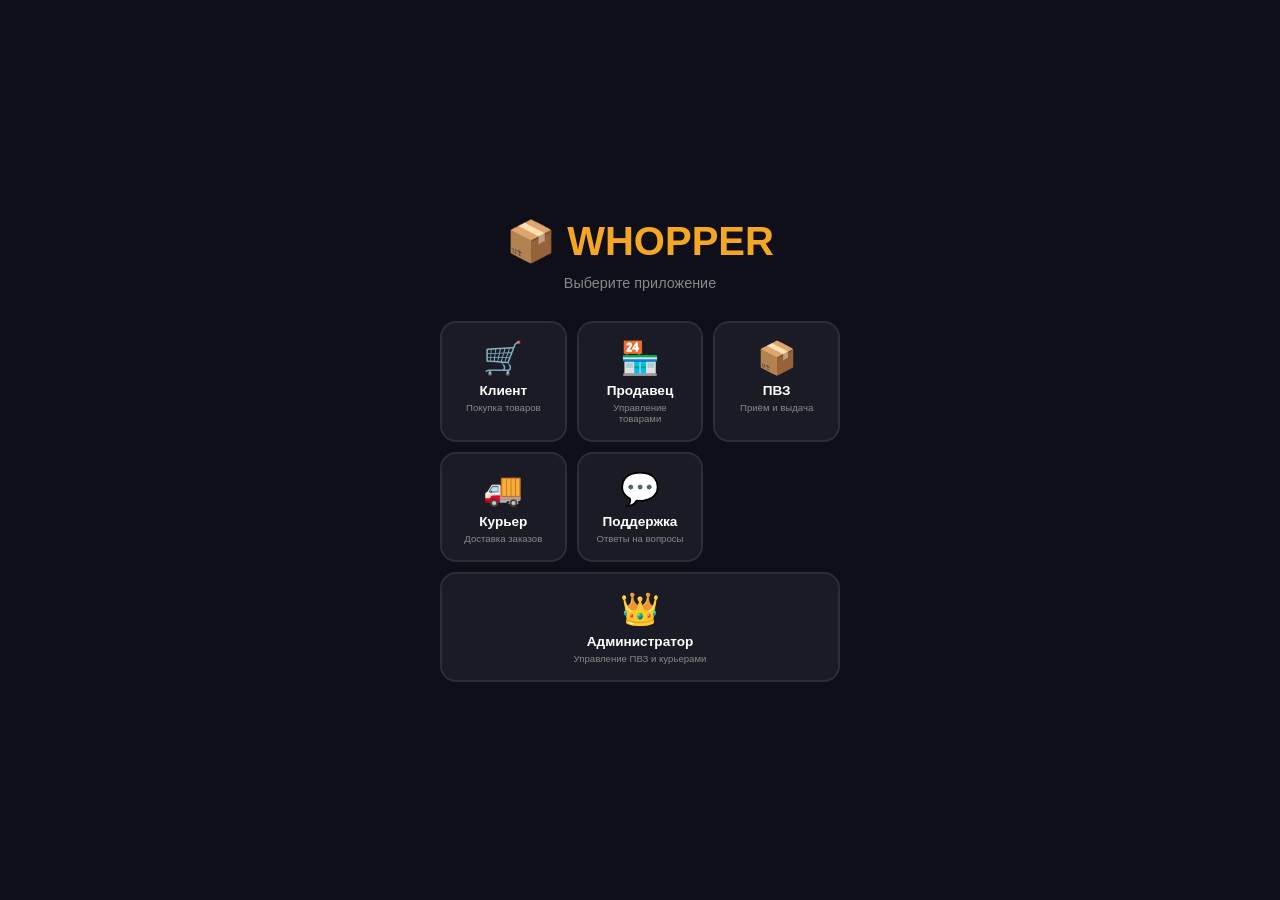
<file: index.html>
<!DOCTYPE html>
<html lang="ru">
<head>
    <meta charset="UTF-8">
    <meta name="viewport" content="width=device-width, initial-scale=1.0, user-scalable=yes">
    <title>WHOPPER MARKET</title>
    <style>
        * { margin:0; padding:0; box-sizing:border-box; }
        body { font-family:Arial,sans-serif; background:#0f0f1a; color:#fff; display:flex; justify-content:center; align-items:center; min-height:100vh; padding:20px; }
        .app-selector { max-width:400px; width:100%; text-align:center; }
        .logo { font-size:2.5rem; font-weight:bold; color:#f5a623; margin-bottom:10px; }
        .subtitle { color:#888; margin-bottom:30px; font-size:0.9rem; }
        .app-grid { display:grid; grid-template-columns:1fr 1fr 1fr; gap:10px; }
        .app-card { background:rgba(255,255,255,0.05); border-radius:16px; padding:16px; border:2px solid rgba(255,255,255,0.08); cursor:pointer; transition:0.3s; text-decoration:none; color:#fff; display:block; }
        .app-card:hover { transform:scale(1.02); border-color:#f5a623; background:rgba(245,166,35,0.1); }
        .app-card .icon { font-size:2rem; margin-bottom:6px; }
        .app-card .name { font-weight:bold; font-size:0.85rem; }
        .app-card .desc { font-size:0.6rem; color:#888; margin-top:4px; }
        .app-card.full { grid-column:span 3; }
        @media (max-width:400px) { .app-grid { grid-template-columns:1fr 1fr; } .app-card.full { grid-column:span 2; } }
    </style>
</head>
<body>
    <div class="app-selector">
        <div class="logo">📦 WHOPPER</div>
        <div class="subtitle">Выберите приложение</div>
        <div class="app-grid">
            <a href="client/index.html" class="app-card">
                <div class="icon">🛒</div>
                <div class="name">Клиент</div>
                <div class="desc">Покупка товаров</div>
            </a>
            <a href="seller/index.html" class="app-card">
                <div class="icon">🏪</div>
                <div class="name">Продавец</div>
                <div class="desc">Управление товарами</div>
            </a>
            <a href="pvz/index.html" class="app-card">
                <div class="icon">📦</div>
                <div class="name">ПВЗ</div>
                <div class="desc">Приём и выдача</div>
            </a>
            <a href="courier/index.html" class="app-card">
                <div class="icon">🚚</div>
                <div class="name">Курьер</div>
                <div class="desc">Доставка заказов</div>
            </a>
            <a href="support/index.html" class="app-card">
                <div class="icon">💬</div>
                <div class="name">Поддержка</div>
                <div class="desc">Ответы на вопросы</div>
            </a>
            <a href="admin/index.html" class="app-card full">
                <div class="icon">👑</div>
                <div class="name">Администратор</div>
                <div class="desc">Управление ПВЗ и курьерами</div>
            </a>
        </div>
    </div>
</body>
</html>
</file>
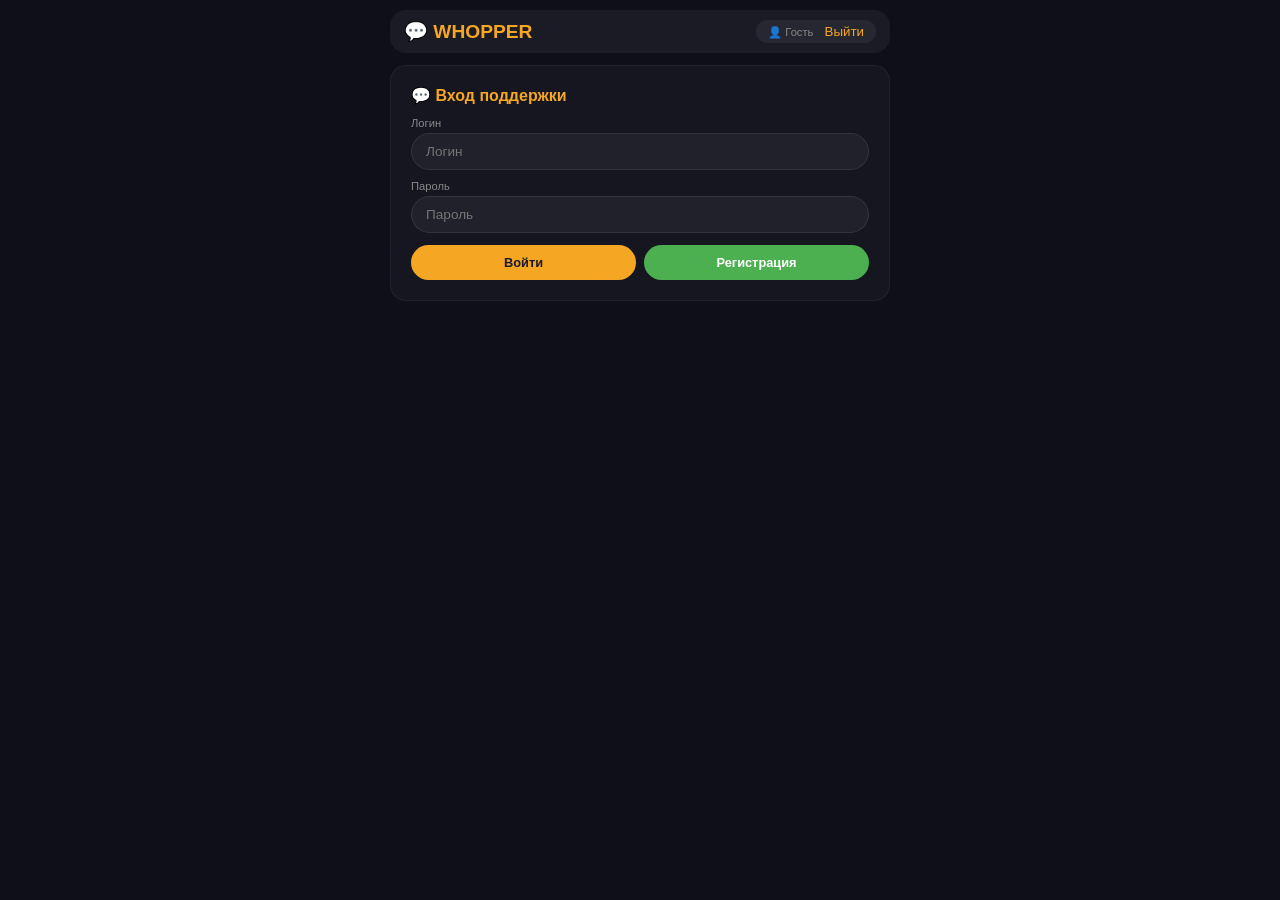
<file: support/index.html>
<!DOCTYPE html>
<html lang="ru">
<head>
    <meta charset="UTF-8">
    <meta name="viewport" content="width=device-width, initial-scale=1.0, user-scalable=yes">
    <title>WHOPPER - Поддержка</title>
    
    <!-- ЛОКАЛЬНЫЕ БИБЛИОТЕКИ -->
    <script src="../libs/firebase-app-compat.js"></script>
    <script src="../libs/firebase-database-compat.js"></script>
    
    <style>
        * { margin:0; padding:0; box-sizing:border-box; }
        body { font-family:Arial,sans-serif; background:#0f0f1a; color:#fff; padding:10px; min-height:100vh; }
        .container { max-width:500px; margin:0 auto; }
        .hidden { display:none !important; }
        .header { display:flex; justify-content:space-between; align-items:center; background:rgba(255,255,255,0.05); padding:10px 14px; border-radius:16px; margin-bottom:12px; }
        .logo { font-size:1.2rem; font-weight:bold; color:#f5a623; }
        .user-badge { font-size:0.7rem; color:#888; background:rgba(255,255,255,0.05); padding:4px 12px; border-radius:30px; }
        .user-badge button { background:none; border:none; color:#f5a623; cursor:pointer; margin-left:8px; }
        .btn { padding:8px 16px; border-radius:30px; border:none; font-weight:bold; cursor:pointer; font-size:0.8rem; }
        .btn-primary { background:#f5a623; color:#1a1a2e; }
        .btn-success { background:#4CAF50; color:#fff; }
        .btn-secondary { background:rgba(255,255,255,0.08); color:#fff; }
        .btn-block { width:100%; padding:10px; }
        .form-group { margin-bottom:10px; }
        .form-group label { display:block; font-size:0.7rem; color:#888; margin-bottom:4px; }
        .form-group input { width:100%; padding:10px 14px; border-radius:30px; border:1px solid rgba(255,255,255,0.08); background:rgba(255,255,255,0.05); color:#fff; font-size:0.85rem; outline:none; }
        .auth-box { background:rgba(255,255,255,0.03); border-radius:16px; padding:20px; margin-bottom:16px; border:1px solid rgba(255,255,255,0.05); }
        .auth-box h3 { margin-bottom:12px; color:#f5a623; font-size:1rem; }
        .auth-actions { display:flex; gap:8px; margin-top:12px; }
        .auth-actions button { flex:1; padding:10px; border-radius:30px; border:none; font-weight:bold; cursor:pointer; font-size:0.8rem; }
        .support-message { background:rgba(255,255,255,0.03); border-radius:10px; padding:10px 14px; margin-bottom:6px; }
        .support-message .sender { font-weight:bold; font-size:0.75rem; color:#f5a623; }
        .support-message .text { font-size:0.9rem; margin-top:4px; }
        .support-message .time { font-size:0.65rem; color:#555; text-align:right; margin-top:4px; }
        .support-message.admin { border-left:3px solid #f5a623; }
        .support-message.client { border-left:3px solid #4CAF50; }
        .chat-user { background:rgba(255,255,255,0.03); border-radius:10px; padding:10px; margin-bottom:6px; cursor:pointer; border:1px solid rgba(255,255,255,0.05); }
        .chat-user:hover { background:rgba(255,255,255,0.08); }
        .chat-user .name { font-weight:bold; color:#f5a623; }
        .toast { position:fixed; bottom:20px; left:50%; transform:translateX(-50%); background:#333; color:#fff; padding:12px 24px; border-radius:40px; z-index:999; opacity:0; transition:0.3s; pointer-events:none; font-weight:600; max-width:90%; text-align:center; font-size:0.85rem; }
        .toast.show { opacity:1; }
        @media (max-width:400px) { .chat-user { padding:8px; } }
    </style>
</head>
<body>
<div class="container">
    <div class="header">
        <div class="logo">💬 WHOPPER</div>
        <div class="user-badge">👤 <span id="userNameDisplay">Гость</span> <button onclick="logout()">Выйти</button></div>
    </div>

    <div id="authBox" class="auth-box">
        <h3>💬 Вход поддержки</h3>
        <div class="form-group"><label>Логин</label><input type="text" id="supportLogin" placeholder="Логин"></div>
        <div class="form-group"><label>Пароль</label><input type="password" id="supportPass" placeholder="Пароль"></div>
        <div class="auth-actions">
            <button class="btn-primary" onclick="login()">Войти</button>
            <button class="btn-success" onclick="register()">Регистрация</button>
        </div>
    </div>

    <div id="mainContent" class="hidden">
        <div id="chatList"></div>
    </div>
</div>

<script>
const firebaseConfig = {
    apiKey: "AIzaSyBlZ5ZtyTXgtXxSJAx1jOxwhTrzlHRJmo",
    authDomain: "bk-cashier.firebaseapp.com",
    databaseURL: "https://bk-cashier-default-rtdb.asia-southeast1.firebasedatabase.app",
    projectId: "bk-cashier",
    storageBucket: "bk-cashier.firebasestorage.app",
    messagingSenderId: "385000840969",
    appId: "1:385000840969:web:1ec8d09176b6551dc0fdd8"
};
firebase.initializeApp(firebaseConfig);
const db = firebase.database();

let currentUser = null;
let currentChatUser = null;

function showToast(msg, err = false) {
    let t = document.getElementById('toast');
    if (!t) { t = document.createElement('div'); t.id = 'toast'; t.className = 'toast'; document.body.appendChild(t); }
    t.textContent = msg;
    t.style.background = err ? '#ef4444' : '#1a1a2e';
    t.classList.add('show');
    clearTimeout(t._timeout);
    t._timeout = setTimeout(() => t.classList.remove('show'), 3000);
}

function register() {
    const login = document.getElementById('supportLogin').value.trim();
    const pass = document.getElementById('supportPass').value.trim();
    if (!login || !pass) { showToast('❌ Заполните все поля', true); return; }
    db.ref('support_users').orderByChild('login').equalTo(login).once('value', (sn) => {
        if (sn.exists()) { showToast('❌ Логин занят', true); return; }
        const user = { login, password: pass, name: 'Оператор ' + login };
        db.ref('support_users').push().set(user).then(() => {
            currentUser = { login, name: user.name };
            showToast('✅ Регистрация оператора успешна!');
            enterMode();
        });
    });
}

function login() {
    const login = document.getElementById('supportLogin').value.trim();
    const pass = document.getElementById('supportPass').value.trim();
    if (!login || !pass) { showToast('❌ Заполните все поля', true); return; }
    db.ref('support_users').orderByChild('login').equalTo(login).once('value', (sn) => {
        if (sn.exists()) {
            let found = false;
            sn.forEach(child => {
                const u = child.val();
                if (u.password === pass) {
                    currentUser = { login, name: u.name };
                    found = true;
                    showToast('👋 Добро пожаловать, ' + u.name + '!');
                    enterMode();
                }
            });
            if (!found) showToast('❌ Неверный пароль', true);
        } else { showToast('❌ Оператор не найден', true); }
    });
}

function logout() {
    currentUser = null;
    document.getElementById('authBox').classList.remove('hidden');
    document.getElementById('mainContent').classList.add('hidden');
    document.getElementById('userNameDisplay').textContent = 'Гость';
    showToast('👋 Выход выполнен');
}

function enterMode() {
    document.getElementById('authBox').classList.add('hidden');
    document.getElementById('mainContent').classList.remove('hidden');
    document.getElementById('userNameDisplay').textContent = '💬 ' + currentUser.name;
    loadChats();
}

function loadChats() {
    const container = document.getElementById('chatList');
    db.ref('support_messages').once('value', (sn) => {
        const users = new Set();
        sn.forEach(child => { const m = child.val(); if (m.user) users.add(m.user); });
        if (!users.size) { container.innerHTML = '<div style="color:#555;padding:20px;text-align:center;">💬 Нет обращений</div>'; return; }
        container.innerHTML = Array.from(users).map(u => `
            <div class="chat-user" onclick="openChat('${u}')">
                <div class="name">👤 ${u}</div>
                <div style="font-size:0.7rem;color:#888;">Нажмите для открытия чата</div>
            </div>
        `).join('');
    });
}

function openChat(userLogin) {
    currentChatUser = userLogin;
    const container = document.getElementById('chatList');
    db.ref('support_messages').orderByChild('user').equalTo(userLogin).on('value', (sn) => {
        const msgs = [];
        sn.forEach(child => { msgs.push({ id: child.key, ...child.val() }); });
        msgs.sort((a, b) => (a.timestamp || 0) - (b.timestamp || 0));
        container.innerHTML = `
            <div style="display:flex;justify-content:space-between;align-items:center;margin-bottom:6px;">
                <div style="font-weight:bold;color:#f5a623;">💬 Чат с ${userLogin}</div>
                <button class="btn-secondary" onclick="loadChats()" style="padding:4px 12px;font-size:0.7rem;">⬅ Назад</button>
            </div>
            <div id="chatMessages" style="max-height:300px;overflow-y:auto;margin-bottom:8px;">
                ${msgs.length ? msgs.map(m => `
                    <div class="support-message ${m.sender === 'support' ? 'admin' : 'client'}">
                        <div class="sender">${m.sender === 'support' ? '💬 Поддержка' : '👤 ' + (m.userName || 'Клиент')}</div>
                        <div class="text">${m.text}</div>
                        <div class="time">${new Date(m.timestamp).toLocaleString()}</div>
                    </div>
                `).join('') : '<div style="color:#555;text-align:center;padding:20px;">Нет сообщений</div>'}
            </div>
            <div style="display:flex;gap:6px;">
                <input type="text" id="replyInput" placeholder="Ответ..." style="flex:1;padding:8px 14px;border-radius:30px;border:1px solid rgba(255,255,255,0.08);background:rgba(255,255,255,0.05);color:#fff;font-size:0.85rem;outline:none;">
                <button class="btn-primary" onclick="sendReply()">📤</button>
            </div>
        `;
        const chatMsgs = document.getElementById('chatMessages');
        if (chatMsgs) chatMsgs.scrollTop = chatMsgs.scrollHeight;
    });
}

function sendReply() {
    const input = document.getElementById('replyInput');
    const text = input.value.trim();
    if (!text || !currentChatUser || !currentUser) return;
    const msg = { user: currentChatUser, userName: 'Поддержка', text: text, sender: 'support', timestamp: Date.now(), read: true };
    db.ref('support_messages').push().set(msg).then(() => {
        input.value = '';
        openChat(currentChatUser);
    });
}

console.log('💬 WHOPPER - Поддержка загружена');
</script>
</body>
</html>
</file>
